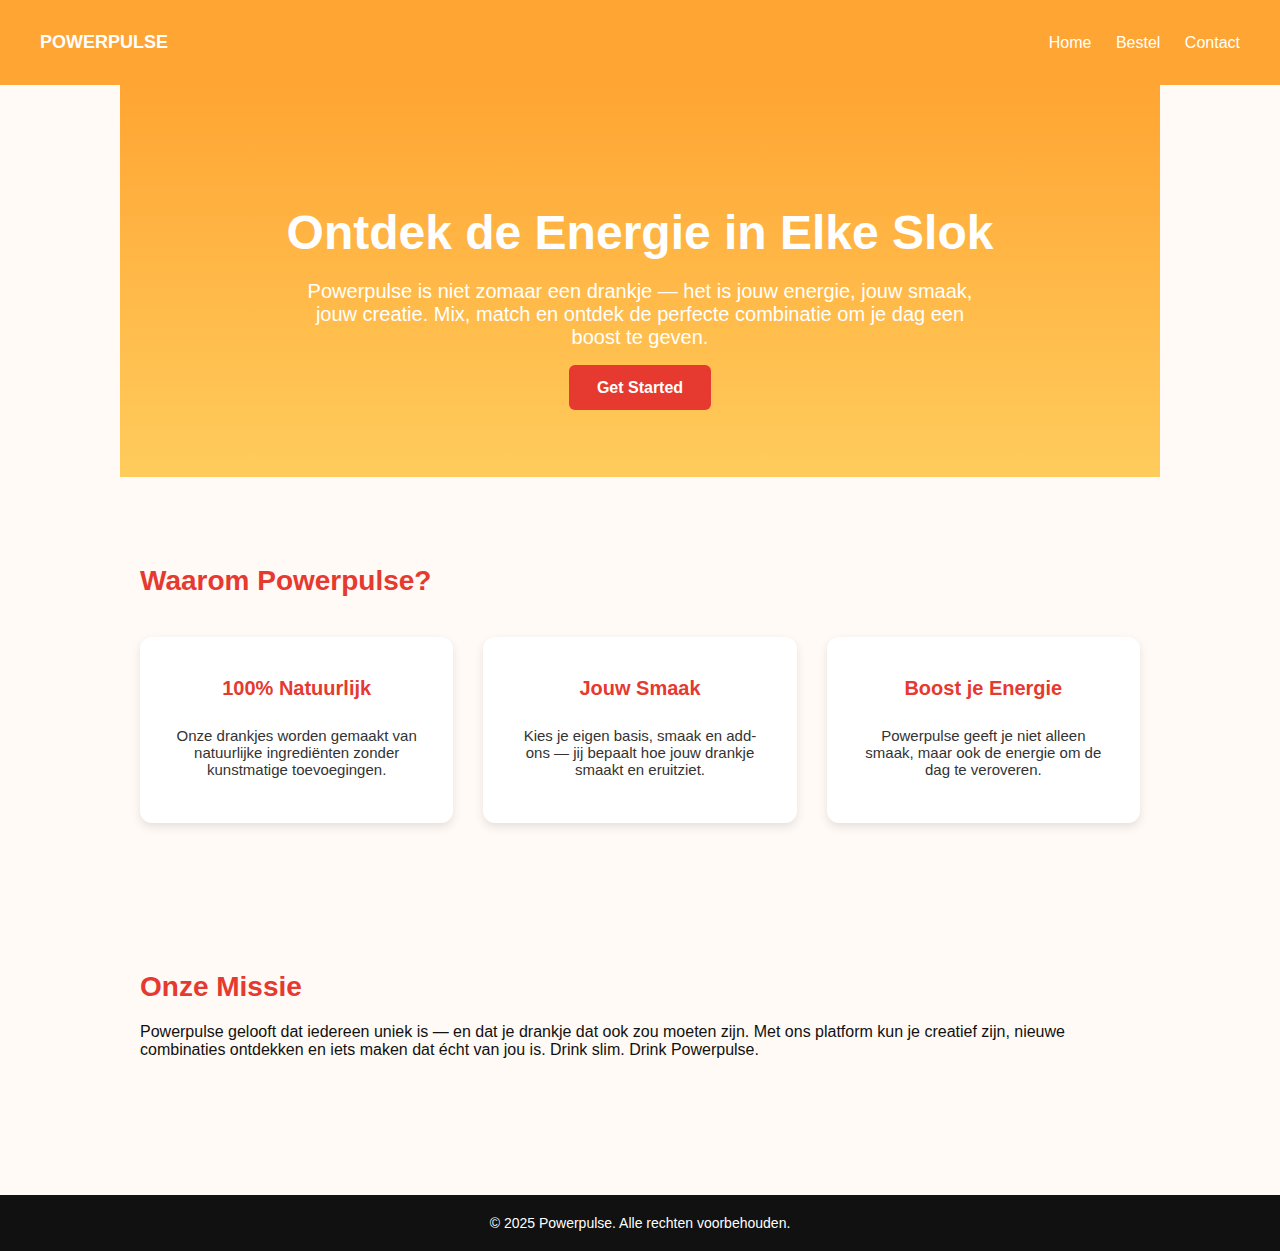
<file: About.html>
<!DOCTYPE html>
<html lang="nl">
<head>
  <meta charset="UTF-8">
  <meta name="viewport" content="width=device-width, initial-scale=1.0">
  <title>Powerpulse - Ontdek de Energie in Elke Slok</title>
  <style>
    .mission-section {
      background: linear-gradient(to bottom, #ffa63b, #ffcd64);
      color: white;
      text-align: center;
      padding: 80px 20px;
    }
    .mission-section h2 {
      color: white;
      font-size: 2.5rem;
      margin-bottom: 20px;
    }
    .mission-section p {
      font-size: 1.25rem;
      max-width: 800px;
      margin: 0 auto;
      line-height: 1.6;
    }
    body {
      font-family: Arial, sans-serif;
      margin: 0;
      background: #fffaf5;
      color: #111;
    }

    header {
      display: flex;
      justify-content: space-between;
      align-items: center;
      padding: 20px 40px;
      background: #ffa533;
      color: white;
    }

    header h1 {
      font-size: 18px;
      font-weight: bold;
    }

    nav a {
      margin-left: 20px;
      text-decoration: none;
      color: white;
      font-weight: 500;
    }

    .hero {
      text-align: center;
      padding: 80px 20px;
      background: linear-gradient(180deg, #ffa533 0%, #ffcc5c 100%);
      color: white;
    }

    .hero h2 {
      font-size: 48px;
      margin-bottom: 20px;
    }

    .hero p {
      font-size: 20px;
      max-width: 700px;
      margin: 0 auto 30px auto;
    }

    .btn {
      background: #e6392f;
      color: white;
      padding: 14px 28px;
      border: none;
      border-radius: 6px;
      font-size: 16px;
      cursor: pointer;
      text-decoration: none;
      font-weight: bold;
    }

    section {
      padding: 60px 40px;
      max-width: 1000px;
      margin: auto;
    }

    h3 {
      font-size: 28px;
      margin-bottom: 20px;
      color: #e6392f;
    }

    .info {
      display: grid;
      grid-template-columns: repeat(auto-fit, minmax(250px, 1fr));
      gap: 30px;
      margin-top: 40px;
    }

    .card {
      background: white;
      padding: 30px;
      border-radius: 12px;
      box-shadow: 0 4px 10px rgba(0,0,0,0.1);
      text-align: center;
    }

    .card h4 {
      margin-top: 10px;
      font-size: 20px;
      color: #e6392f;
    }

    .card p {
      font-size: 15px;
      color: #333;
    }

    footer {
      text-align: center;
      padding: 20px;
      background: #111;
      color: white;
      margin-top: 60px;
      font-size: 14px;
    }
  </style>
</head>
<body>

  <header>
  <h1>POWERPULSE</h1>
  <nav>
    <a href="index.html">Home</a>
    <a href="order.html">Bestel</a>
    <a href="contact.html">Contact</a>
  </nav>
</header>

<section class="hero">
  <div class="hero-text">
    <h2>Ontdek de Energie in Elke Slok</h2>
    <p>Powerpulse is niet zomaar een drankje — het is jouw energie, jouw smaak, jouw creatie.  
       Mix, match en ontdek de perfecte combinatie om je dag een boost te geven.</p>
    <a href="order.html" class="btn">Get Started</a>
  </div>
  <div class="hero-image">
    <div id="drinkBox" class="drink-box"></div>
  </div>
</section>

  <section>
    <h3>Waarom Powerpulse?</h3>
    <div class="info">
      <div class="card">
        <h4>100% Natuurlijk</h4>
        <p>Onze drankjes worden gemaakt van natuurlijke ingrediënten zonder kunstmatige toevoegingen.</p>
      </div>
      <div class="card">
        <h4>Jouw Smaak</h4>
        <p>Kies je eigen basis, smaak en add-ons — jij bepaalt hoe jouw drankje smaakt en eruitziet.</p>
      </div>
      <div class="card">
        <h4>Boost je Energie</h4>
        <p>Powerpulse geeft je niet alleen smaak, maar ook de energie om de dag te veroveren.</p>
      </div>
    </div>
  </section>

  <section>
    <h3>Onze Missie</h3>
    <p>
      Powerpulse gelooft dat iedereen uniek is — en dat je drankje dat ook zou moeten zijn.
      Met ons platform kun je creatief zijn,
      nieuwe combinaties ontdekken en iets maken dat écht van jou is. 
      Drink slim. Drink Powerpulse.
    </p>
  </section>

  <footer>
    © 2025 Powerpulse. Alle rechten voorbehouden.
  </footer>

</body>
</html>
</file>
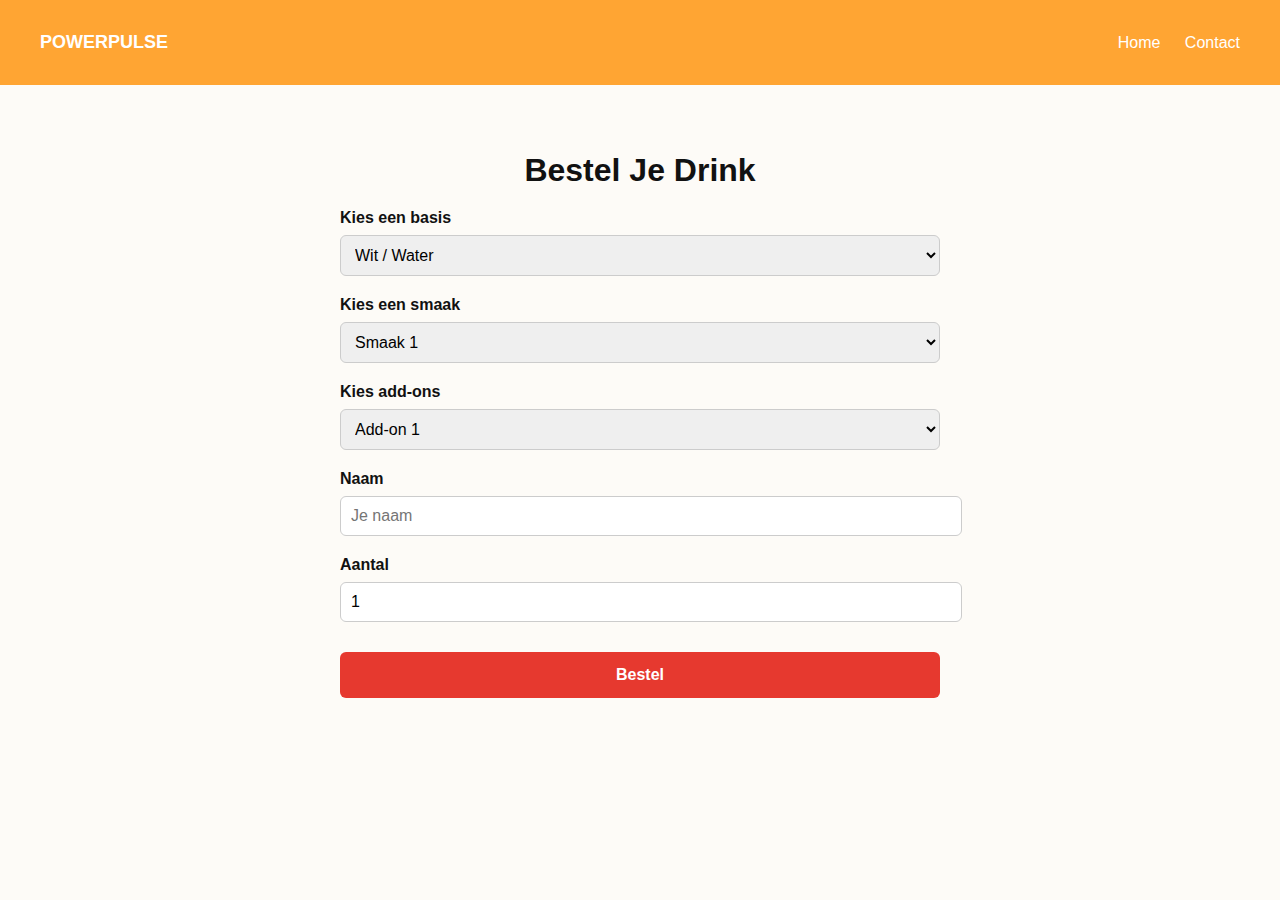
<file: bestelpage.html>
<!DOCTYPE html>
<html lang="nl">
<head>
  <meta charset="UTF-8">
  <meta name="viewport" content="width=device-width, initial-scale=1.0">
  <title>Powerpulse - Bestel Je Drink</title>
  <style>
    body {
      font-family: Arial, sans-serif;
      margin: 0;
      background: #fdfbf7;
      color: #111;
    }

    header {
      display: flex;
      justify-content: space-between;
      align-items: center;
      padding: 20px 40px;
      background: #ffa533;
      color: white;
    }

    header h1 {
      font-size: 18px;
      font-weight: bold;
    }

    nav a {
      margin-left: 20px;
      text-decoration: none;
      color: white;
      font-weight: 500;
    }

    .container {
      padding: 40px;
      max-width: 600px;
      margin: auto;
    }

    h2 {
      font-size: 32px;
      margin-bottom: 20px;
      text-align: center;
    }

    label {
      display: block;
      margin-top: 20px;
      font-weight: bold;
    }

    select, input[type="text"], input[type="number"] {
      width: 100%;
      padding: 10px;
      margin-top: 8px;
      border-radius: 6px;
      border: 1px solid #ccc;
      font-size: 16px;
    }

    .btn {
      margin-top: 30px;
      background: #e6392f;
      color: white;
      padding: 14px 28px;
      border: none;
      border-radius: 6px;
      font-size: 16px;
      cursor: pointer;
      width: 100%;
      font-weight: bold;
    }

    .btn:hover {
      background: #d62828;
    }
  </style>
</head>
<body>

  <header>
    <h1>POWERPULSE</h1>
    <nav>
      <a href="index.html">Home</a>
      <a href="#">Contact</a>
    </nav>
  </header>

  <div class="container">
    <h2>Bestel Je Drink</h2>
    
    <form>
      <label for="base">Kies een basis</label>
      <select id="base" name="base">
        <option value="base1">Wit / Water</option>
        <option value="base2">Geel / Sap</option>
        <option value="base3">Bruin / Thee</option>
      </select>

      <label for="flavor">Kies een smaak</label>
      <select id="flavor" name="flavor">
        <option value="flavor1">Smaak 1</option>
        <option value="flavor2">Smaak 2</option>
        <option value="flavor3">Smaak 3</option>
      </select>

      <label for="addon">Kies add-ons</label>
      <select id="addon" name="addon">
        <option value="addon1">Add-on 1</option>
        <option value="addon2">Add-on 2</option>
        <option value="addon3">Add-on 3</option>
      </select>

      <label for="name">Naam</label>
      <input type="text" id="name" name="name" placeholder="Je naam">

      <label for="quantity">Aantal</label>
      <input type="number" id="quantity" name="quantity" min="1" value="1">

      <button type="submit" class="btn">Bestel</button>
    </form>
  </div>

</body>
</html>
</file>
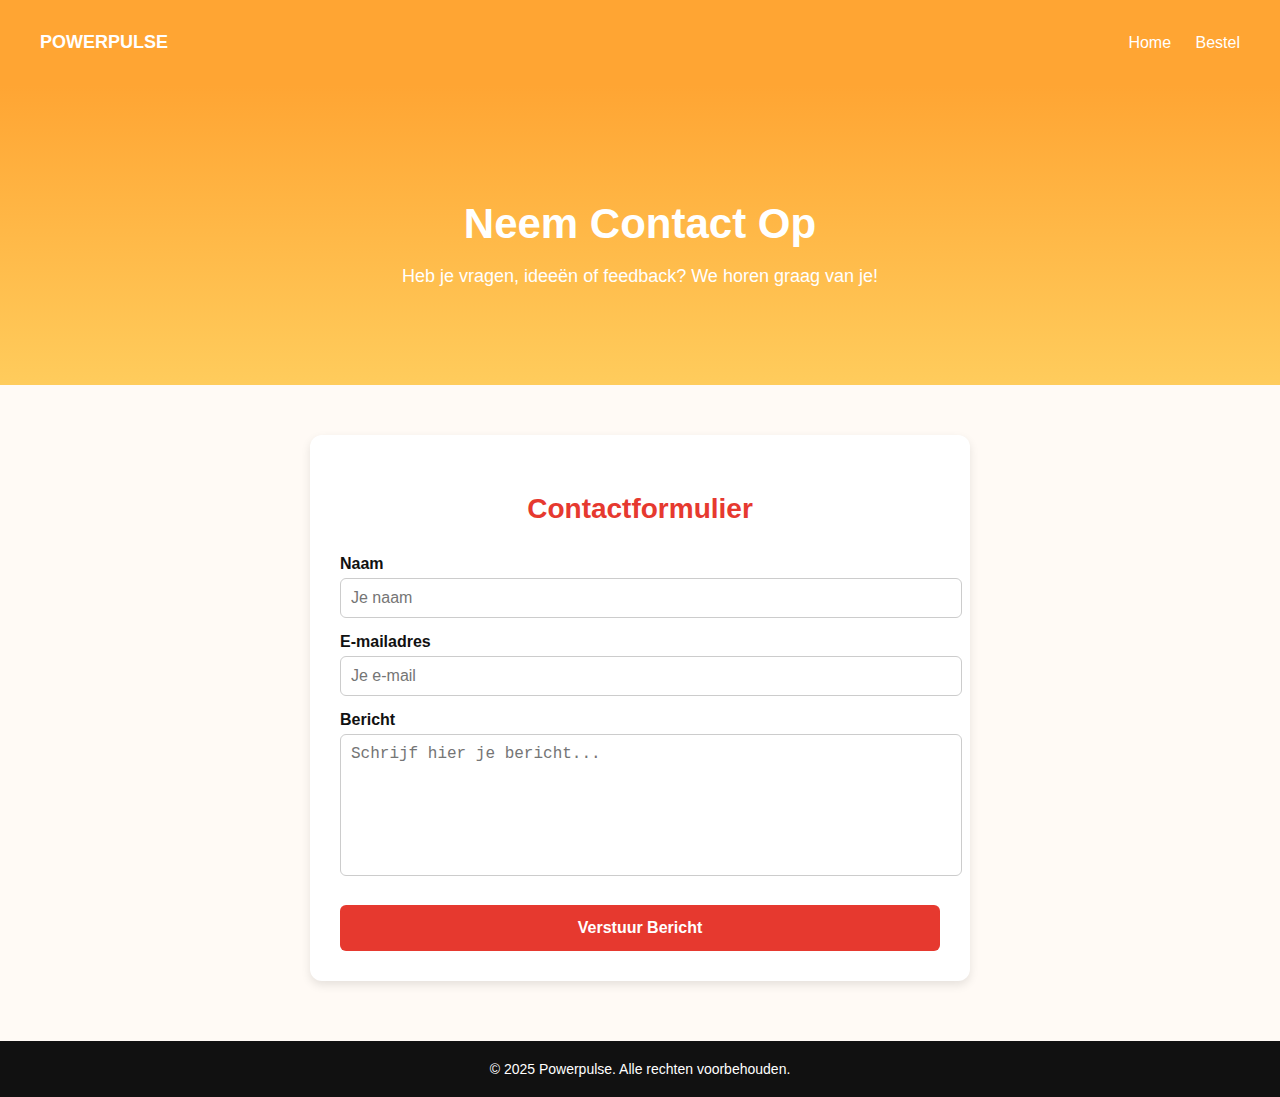
<file: contact.html>
<!DOCTYPE html>
<html lang="nl">
<head>
  <meta charset="UTF-8">
  <meta name="viewport" content="width=device-width, initial-scale=1.0">
  <title>Powerpulse - Contact</title>
  <style>
    body {
      font-family: Arial, sans-serif;
      margin: 0;
      background: #fffaf5;
      color: #111;
    }

    header {
      display: flex;
      justify-content: space-between;
      align-items: center;
      padding: 20px 40px;
      background: #ffa533;
      color: white;
    }

    header h1 {
      font-size: 18px;
      font-weight: bold;
    }

    nav a {
      margin-left: 20px;
      text-decoration: none;
      color: white;
      font-weight: 500;
    }

    .hero {
      text-align: center;
      padding: 80px 20px;
      background: linear-gradient(180deg, #ffa533 0%, #ffcc5c 100%);
      color: white;
    }

    .hero h2 {
      font-size: 42px;
      margin-bottom: 10px;
    }

    .hero p {
      font-size: 18px;
    }

    .container {
      max-width: 600px;
      margin: 50px auto;
      background: white;
      padding: 30px;
      border-radius: 12px;
      box-shadow: 0 4px 10px rgba(0,0,0,0.1);
    }

    h3 {
      text-align: center;
      color: #e6392f;
      font-size: 28px;
      margin-bottom: 30px;
    }

    label {
      display: block;
      margin-top: 15px;
      font-weight: bold;
    }

    input, textarea {
      width: 100%;
      padding: 10px;
      margin-top: 5px;
      border: 1px solid #ccc;
      border-radius: 6px;
      font-size: 16px;
    }

    textarea {
      height: 120px;
      resize: none;
    }

    .btn {
      display: block;
      width: 100%;
      margin-top: 25px;
      padding: 14px;
      background: #e6392f;
      color: white;
      border: none;
      border-radius: 6px;
      font-size: 16px;
      cursor: pointer;
      font-weight: bold;
    }

    .btn:hover {
      background: #d62828;
    }

    footer {
      text-align: center;
      padding: 20px;
      background: #111;
      color: white;
      margin-top: 60px;
      font-size: 14px;
    }
  </style>
</head>
<body>

  <header>
    <h1>POWERPULSE</h1>
    <nav>
      <a href="index.html">Home</a>
      <a href="order.html">Bestel</a>
    </nav>
  </header>

  <section class="hero">
    <h2>Neem Contact Op</h2>
    <p>Heb je vragen, ideeën of feedback? We horen graag van je!</p>
  </section>

  <div class="container">
    <h3>Contactformulier</h3>
    <form action="https://formspree.io/f/mnqegpwj" method="POST">
      <label for="name">Naam</label>
      <input type="text" id="name" name="name" placeholder="Je naam" required>

      <label for="email">E-mailadres</label>
      <input type="email" id="email" name="email" placeholder="Je e-mail" required>

      <label for="message">Bericht</label>
      <textarea id="message" name="message" placeholder="Schrijf hier je bericht..." required></textarea>

      <button type="submit" class="btn">Verstuur Bericht</button>
    </form>
  </div>

  <footer>
    © 2025 Powerpulse. Alle rechten voorbehouden.
  </footer>

</body>
</html>
</file>
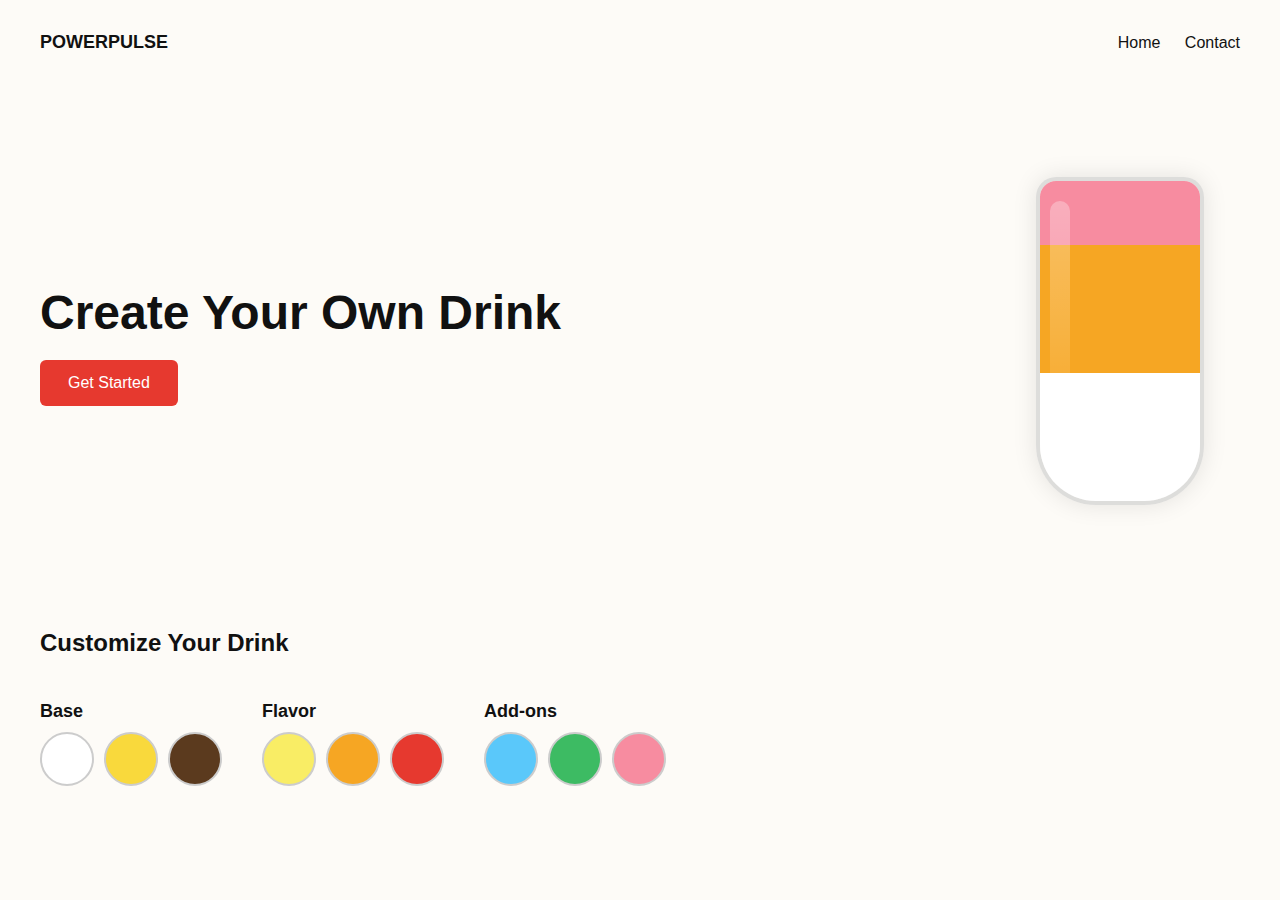
<file: css.html>
<!DOCTYPE html>
<html lang="nl">
<head>
  <meta charset="UTF-8">
  <meta name="viewport" content="width=device-width, initial-scale=1.0">
  <title>Powerpulse - Create Your Own Drink.</title>
  <style>
    body {
      font-family: Arial, sans-serif;
      margin: 0;
      background: #fdfbf7;
      color: #111;
    }

    header {
      display: flex;
      justify-content: space-between;
      align-items: center;
      padding: 20px 40px;
    }

    header h1 {
      font-size: 18px;
      font-weight: bold;
    }

    nav a {
      margin-left: 20px;
      text-decoration: none;
      color: #111;
      font-weight: 500;
    }

    .hero {
      display: flex;
      justify-content: space-between;
      align-items: center;
      padding: 60px 40px;
    }

    .hero-text {
      max-width: 50%;
    }

    .hero-text h2 {
      font-size: 48px;
      margin-bottom: 20px;
    }

    .btn {
      background: #e6392f;
      color: white;
      padding: 14px 28px;
      border: none;
      border-radius: 6px;
      font-size: 16px;
      cursor: pointer;
    }

    /* ======== BEKER STYLING ======== */
    .hero-image {
      width: 240px;
      height: 360px;
      position: relative;
      display: flex;
      align-items: flex-end;
      justify-content: center;
    }

    .glass {
      width: 160px;
      height: 320px;
      border-radius: 20px 20px 60px 60px;
      border: 4px solid rgba(200, 200, 200, 0.6);
      background: rgba(255, 255, 255, 0.15);
      box-shadow:
        inset 0 0 15px rgba(255, 255, 255, 0.5),
        inset 0 -8px 15px rgba(0, 0, 0, 0.15),
        0 0 25px rgba(0, 0, 0, 0.1);
      backdrop-filter: blur(5px);
      overflow: hidden;
      position: relative;
    }

    /* Reflectie (licht op glas) */
    .glass::before {
      content: "";
      position: absolute;
      left: 10px;
      top: 20px;
      width: 20px;
      height: 80%;
      background: linear-gradient(180deg, rgba(255,255,255,0.5), rgba(255,255,255,0));
      border-radius: 10px;
      opacity: 0.6;
      pointer-events: none;
    }

    /* Lagen van de drank */
    .drink-layer {
      width: 100%;
      transition: background 0.3s ease;
    }

    #addonLayer {
      height: 20%;
      border-top-left-radius: 10px;
      border-top-right-radius: 10px;
    }

    #flavorLayer {
      height: 40%;
    }

    #baseLayer {
      height: 40%;
      border-bottom-left-radius: 40px;
      border-bottom-right-radius: 40px;
    }

    .customize {
      padding: 40px;
    }

    .customize h3 {
      font-size: 24px;
      margin-bottom: 20px;
    }

    .options {
      display: flex;
      gap: 40px;
      flex-wrap: wrap;
    }

    .option-group h4 {
      font-size: 18px;
      margin-bottom: 10px;
    }

    .circles {
      display: flex;
      gap: 10px;
    }

    .circle {
      width: 50px;
      height: 50px;
      border-radius: 50%;
      cursor: pointer;
      border: 2px solid #ccc;
      transition: transform 0.2s ease, border 0.2s ease;
    }

    .circle:hover {
      transform: scale(1.1);
    }

    .circle.selected {
      border: 3px solid #111;
      transform: scale(1.1);
    }

    /* Kleuren */
    .base1 { background: #fff; }
    .base2 { background: #f9d93c; }
    .base3 { background: #5b3a1e; }

    .flavor1 { background: #f9ed65; }
    .flavor2 { background: #f6a623; }
    .flavor3 { background: #e6392f; }

    .addon1 { background: #5ac8fa; }
    .addon2 { background: #3dbb63; }
    .addon3 { background: #f78ca0; }

  </style>
</head>
<body>

  <header>
    <h1>POWERPULSE</h1>
    <nav>
      <a href="Home.html">Home</a>
      <a href="#">Contact</a>
    </nav>
  </header>

  <section class="hero">
    <div class="hero-text">
      <h2>Create Your Own Drink</h2>
      <button class="btn">Get Started</button>
    </div>

    <!-- Realistische drinkbeker -->
    <div class="hero-image">
      <div class="glass">
        <div id="addonLayer" class="drink-layer" style="background:#f78ca0;"></div>
        <div id="flavorLayer" class="drink-layer" style="background:#f6a623;"></div>
        <div id="baseLayer" class="drink-layer" style="background:#fff;"></div>
      </div>
    </div>
  </section>

  <section class="customize">
    <h3>Customize Your Drink</h3>
    <div class="options">
      <div class="option-group" data-group="base">
        <h4>Base</h4>
        <div class="circles">
          <div class="circle base1" data-color="#fff"></div>
          <div class="circle base2" data-color="#f9d93c"></div>
          <div class="circle base3" data-color="#5b3a1e"></div>
        </div>
      </div>

      <div class="option-group" data-group="flavor">
        <h4>Flavor</h4>
        <div class="circles">
          <div class="circle flavor1" data-color="#f9ed65"></div>
          <div class="circle flavor2" data-color="#f6a623"></div>
          <div class="circle flavor3" data-color="#e6392f"></div>
        </div>
      </div>

      <div class="option-group" data-group="addon">
        <h4>Add-ons</h4>
        <div class="circles">
          <div class="circle addon1" data-color="#5ac8fa"></div>
          <div class="circle addon2" data-color="#3dbb63"></div>
          <div class="circle addon3" data-color="#f78ca0"></div>
        </div>
      </div>
    </div>
  </section>

  <script>
    const layers = {
      base: document.getElementById("baseLayer"),
      flavor: document.getElementById("flavorLayer"),
      addon: document.getElementById("addonLayer")
    };

    // Alle kleurcircles
    const circles = document.querySelectorAll(".circle");

    circles.forEach(circle => {
      circle.addEventListener("click", () => {
        const parentGroup = circle.closest(".option-group");
        const groupName = parentGroup.dataset.group;
        const color = circle.dataset.color;

        // Verwijder selectie uit de groep
        parentGroup.querySelectorAll(".circle").forEach(c => c.classList.remove("selected"));
        // Voeg selectie toe
        circle.classList.add("selected");

        // Update juiste laagkleur
        layers[groupName].style.background = color;
      });
    });
  </script>

</body>
</html>
</file>
